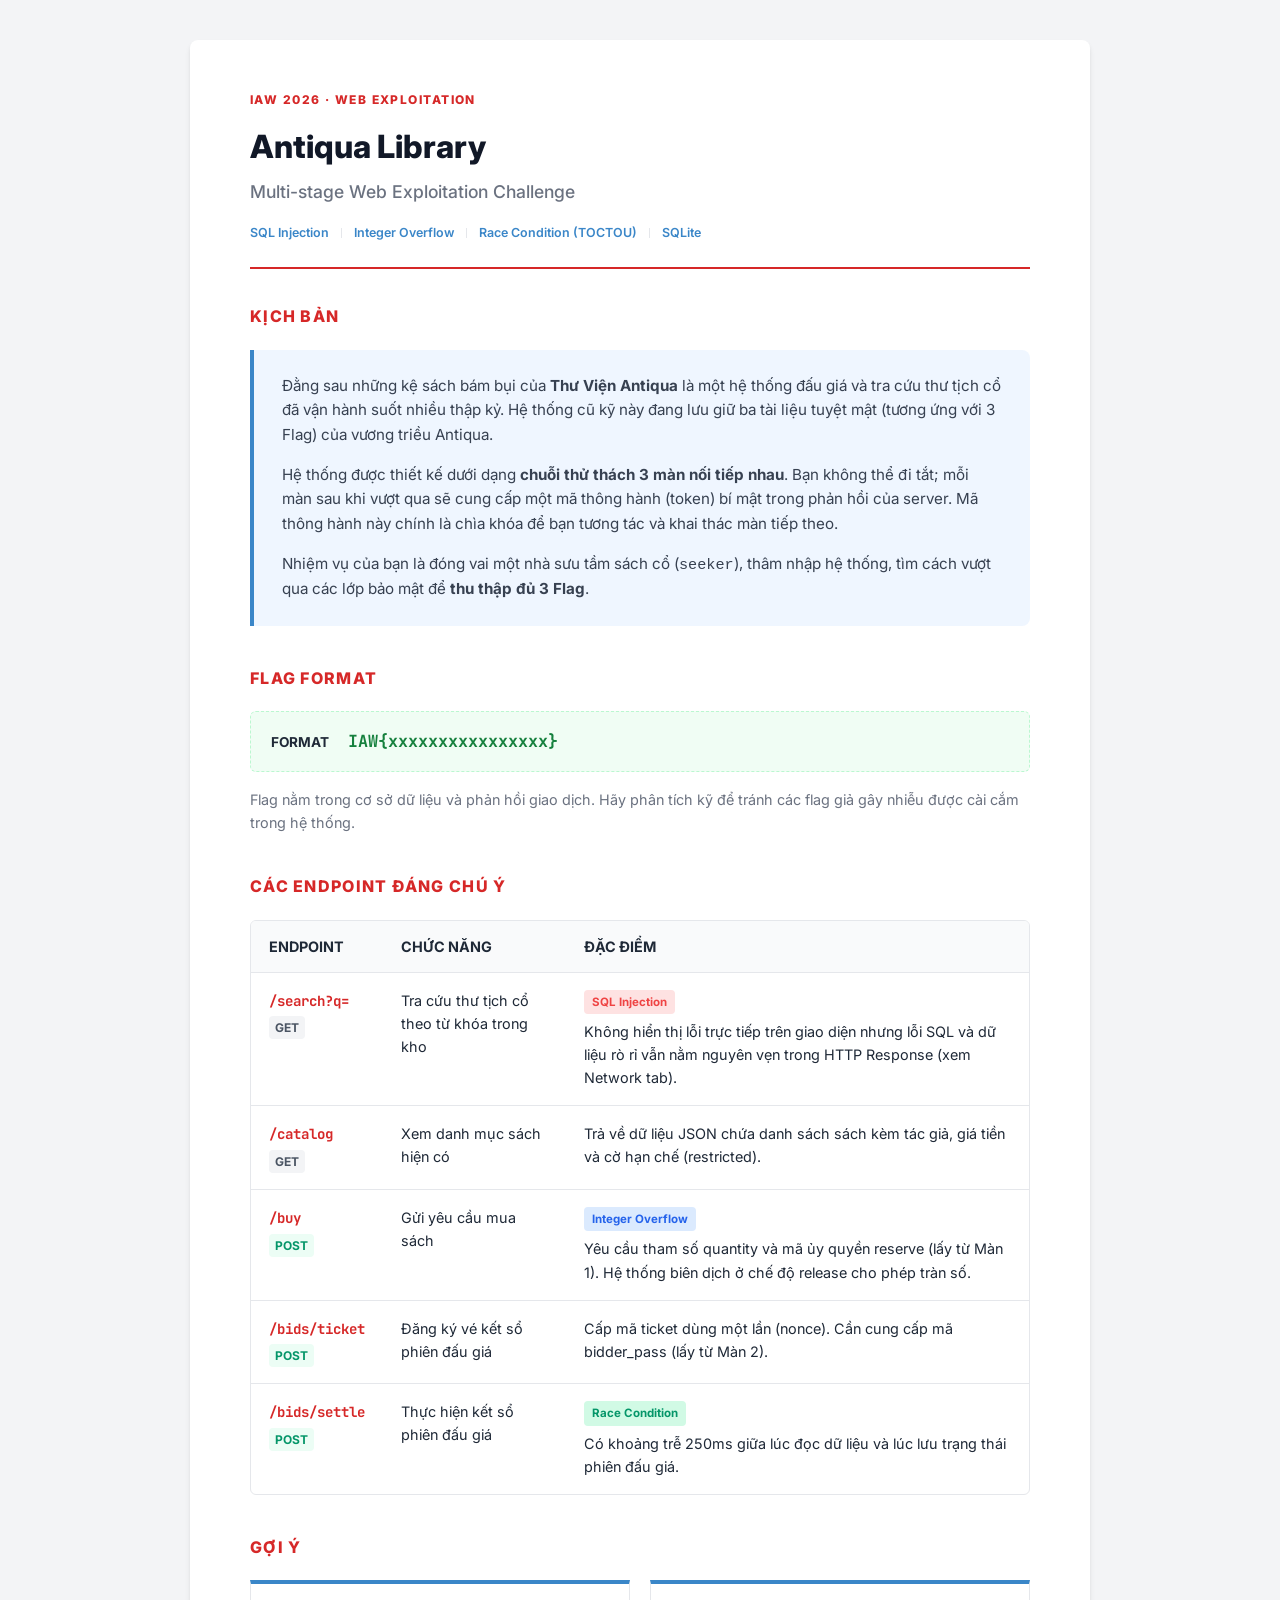
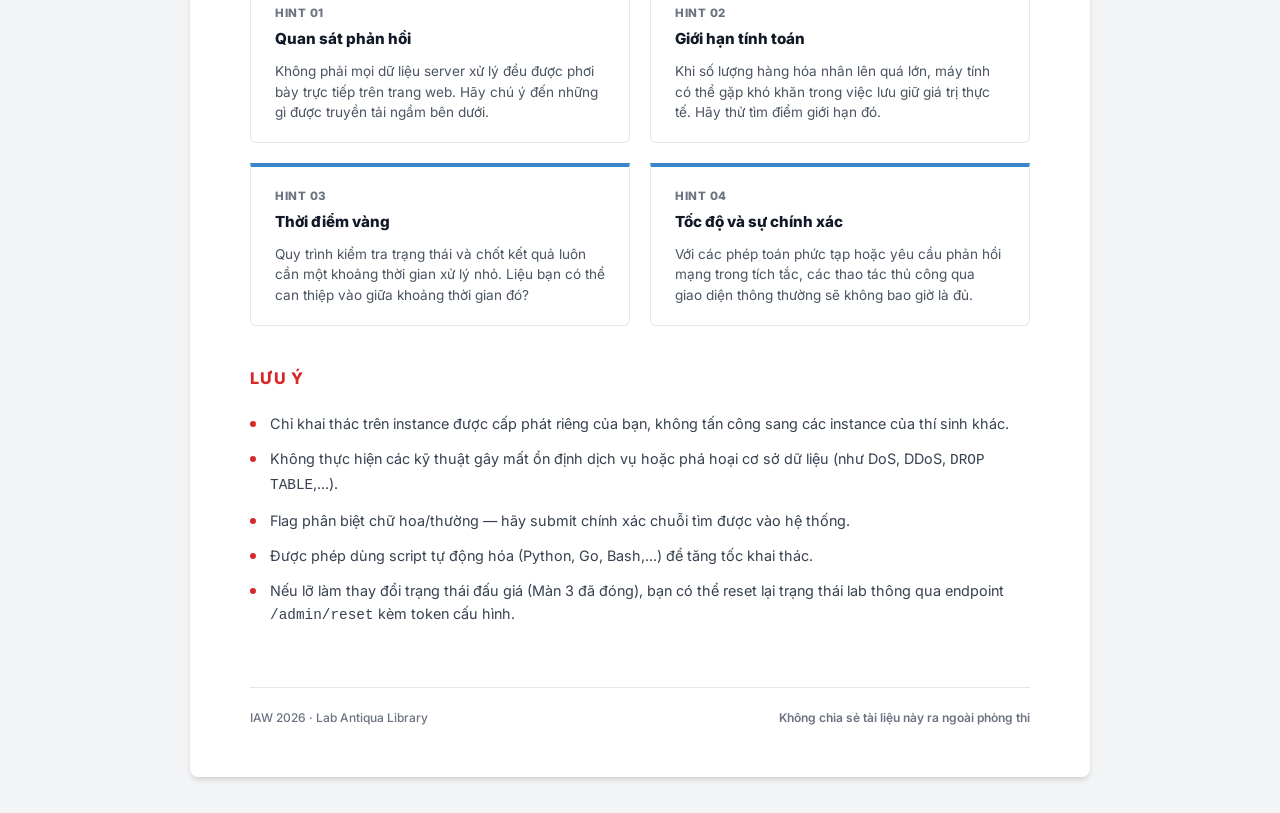
<file: LAB_ANTIQUA_LIBRARY.html>
<!DOCTYPE html>
<html lang="vi">

<head>
  <meta charset="utf-8" />
  <meta name="viewport" content="width=device-width, initial-scale=1.0" />
  <title>Lab 03 — Antiqua Library - Instruction Sheet</title>
  <link rel="preconnect" href="https://fonts.googleapis.com" />
  <link rel="preconnect" href="https://fonts.gstatic.com" crossorigin />
  <link
    href="https://fonts.googleapis.com/css2?family=Inter:wght@400;500;600;700;800&family=JetBrains+Mono:wght@500;700&display=swap"
    rel="stylesheet" />
  <style>
    :root {
      --primary-red: #d62828;
      --secondary-blue: #3a86c8;
      --success-green: #15803d;
      --success-green-bg: #f0fdf4;
      --success-green-border: #bbf7d0;
      --text-dark: #1f2937;
      --text-muted: #6b7280;
      --bg-light: #f9fafb;
      --border-color: #e5e7eb;
      --card-blue-bg: #eff6ff;
    }

    * {
      box-sizing: border-box;
      margin: 0;
      padding: 0;
    }

    body {
      font-family: 'Inter', sans-serif;
      color: var(--text-dark);
      background-color: #f3f4f6;
      line-height: 1.6;
      padding: 40px 20px;
    }

    .container {
      max-width: 900px;
      margin: 0 auto;
      background-color: #ffffff;
      padding: 50px 60px;
      border-radius: 8px;
      box-shadow: 0 4px 6px -1px rgba(0, 0, 0, 0.1), 0 2px 4px -1px rgba(0, 0, 0, 0.06);
      position: relative;
    }

    /* Print styling */
    @media print {
      body {
        background-color: #ffffff;
        padding: 0;
      }

      .container {
        box-shadow: none;
        padding: 20px 0;
        max-width: 100%;
      }
    }

    /* Header section */
    .header {
      display: flex;
      justify-content: space-between;
      align-items: flex-start;
      margin-bottom: 25px;
      position: relative;
    }

    .header-left {
      flex: 1;
    }

    .event-tag {
      font-size: 0.75rem;
      font-weight: 800;
      color: var(--primary-red);
      letter-spacing: 0.12em;
      text-transform: uppercase;
      margin-bottom: 12px;
    }

    .title {
      font-size: 2rem;
      font-weight: 800;
      color: #111827;
      margin-bottom: 6px;
    }

    .subtitle {
      font-size: 1.1rem;
      color: var(--text-muted);
      font-weight: 500;
      margin-bottom: 16px;
    }

    .tags-container {
      display: flex;
      gap: 12px;
      align-items: center;
      margin-top: 8px;
    }

    .tag {
      font-size: 0.78rem;
      font-weight: 600;
      color: var(--secondary-blue);
      text-decoration: none;
    }

    .tag:not(:last-child)::after {
      content: "";
      display: inline-block;
      width: 1px;
      height: 10px;
      background-color: var(--border-color);
      margin-left: 12px;
      vertical-align: middle;
    }

    .header-right {
      text-align: right;
    }

    .score {
      font-size: 2.8rem;
      font-weight: 800;
      color: var(--primary-red);
      line-height: 1;
    }

    .score-label {
      font-size: 0.85rem;
      font-weight: 600;
      color: var(--text-dark);
      margin-top: 4px;
    }

    .divider {
      height: 2px;
      background-color: var(--primary-red);
      margin-bottom: 35px;
    }

    /* General section headers */
    .section-title {
      font-size: 1rem;
      font-weight: 800;
      color: var(--primary-red);
      letter-spacing: 0.08em;
      text-transform: uppercase;
      margin-bottom: 20px;
    }

    .section-block {
      margin-bottom: 40px;
    }

    /* Scenario / Kịch bản styling */
    .scenario-box {
      border-left: 4px solid var(--secondary-blue);
      background-color: var(--card-blue-bg);
      padding: 24px 28px;
      border-radius: 0 8px 8px 0;
    }

    .scenario-box p {
      margin-bottom: 16px;
      font-size: 0.95rem;
      color: #374151;
    }

    .scenario-box p:last-child {
      margin-bottom: 0;
    }

    /* Flag format styling */
    .flag-box {
      background-color: var(--success-green-bg);
      border: 1px dashed var(--success-green-border);
      border-radius: 6px;
      padding: 16px 20px;
      margin-bottom: 16px;
      display: inline-block;
      width: 100%;
    }

    .flag-format-label {
      font-size: 0.85rem;
      font-weight: 700;
      color: var(--text-dark);
      margin-right: 15px;
      display: inline-block;
    }

    .flag-value {
      font-family: 'JetBrains Mono', monospace;
      font-size: 1.05rem;
      font-weight: 700;
      color: var(--success-green);
      display: inline-block;
    }

    .flag-note {
      font-size: 0.9rem;
      color: var(--text-muted);
    }

    /* Table styling */
    .table-container {
      width: 100%;
      overflow-x: auto;
      border: 1px solid var(--border-color);
      border-radius: 6px;
    }

    .endpoints-table {
      width: 100%;
      border-collapse: collapse;
      text-align: left;
      font-size: 0.9rem;
    }

    .endpoints-table th {
      background-color: var(--bg-light);
      font-weight: 700;
      color: var(--text-dark);
      padding: 14px 18px;
      border-bottom: 1px solid var(--border-color);
    }

    .endpoints-table td {
      padding: 16px 18px;
      border-bottom: 1px solid var(--border-color);
      vertical-align: top;
    }

    .endpoints-table tr:last-child td {
      border-bottom: none;
    }

    .endpoint-path {
      font-family: 'JetBrains Mono', monospace;
      color: var(--primary-red);
      font-weight: 700;
      font-size: 0.88rem;
    }

    .endpoint-method {
      display: inline-block;
      padding: 2px 6px;
      font-size: 0.75rem;
      font-weight: 700;
      border-radius: 4px;
      background-color: #f3f4f6;
      color: #4b5563;
      margin-top: 4px;
    }

    .endpoint-method.post {
      background-color: #ecfdf5;
      color: #059669;
    }

    .badge {
      display: inline-block;
      padding: 3px 8px;
      font-size: 0.72rem;
      font-weight: 700;
      border-radius: 4px;
      margin-bottom: 6px;
    }

    .badge.red {
      background-color: #fee2e2;
      color: #ef4444;
    }

    .badge.blue {
      background-color: #dbeafe;
      color: #2563eb;
    }

    .badge.green {
      background-color: #d1fae5;
      color: #059669;
    }

    /* Hints grid */
    .hints-grid {
      display: grid;
      grid-template-columns: 1fr 1fr;
      gap: 20px;
    }

    @media (max-width: 640px) {
      .hints-grid {
        grid-template-columns: 1fr;
      }
    }

    .hint-card {
      border: 1px solid var(--border-color);
      border-top: 4px solid var(--secondary-blue);
      border-radius: 0 0 6px 6px;
      padding: 20px 24px;
      background-color: #ffffff;
    }

    .hint-num {
      font-size: 0.72rem;
      font-weight: 800;
      color: var(--text-muted);
      text-transform: uppercase;
      letter-spacing: 0.05em;
      margin-bottom: 4px;
    }

    .hint-title {
      font-size: 0.95rem;
      font-weight: 800;
      color: #111827;
      margin-bottom: 10px;
    }

    .hint-text {
      font-size: 0.85rem;
      color: #4b5563;
      line-height: 1.5;
    }

    /* Rules / Lưu ý section */
    .rules-list {
      list-style: none;
    }

    .rules-list li {
      position: relative;
      padding-left: 20px;
      margin-bottom: 12px;
      font-size: 0.9rem;
      color: #374151;
    }

    .rules-list li::before {
      content: "";
      position: absolute;
      left: 0;
      top: 9px;
      width: 6px;
      height: 6px;
      background-color: var(--primary-red);
      border-radius: 50%;
    }

    /* Footer */
    .footer {
      margin-top: 60px;
      padding-top: 20px;
      border-top: 1px solid var(--border-color);
      display: flex;
      justify-content: space-between;
      font-size: 0.75rem;
      color: var(--text-muted);
      font-weight: 500;
    }

    .footer-right {
      font-weight: 600;
    }
  </style>
</head>

<body>

  <div class="container">
    <!-- Header -->
    <header class="header">
      <div class="header-left">
        <div class="event-tag">IAW 2026 &middot; Web Exploitation</div>
        <h1 class="title">Antiqua Library</h1>
        <div class="subtitle">Multi-stage Web Exploitation Challenge</div>
        <div class="tags-container">
          <span class="tag">SQL Injection</span>
          <span class="tag">Integer Overflow</span>
          <span class="tag">Race Condition (TOCTOU)</span>
          <span class="tag">SQLite</span>
        </div>
      </div>
      <div class="header-right">
        <div class="score"></div>
        <div class="score-label"></div>
      </div>
    </header>

    <div class="divider"></div>

    <!-- Scenario / Kịch bản -->
    <section class="section-block">
      <h2 class="section-title">Kịch bản</h2>
      <div class="scenario-box">
        <p>Đằng sau những kệ sách bám bụi của <strong>Thư Viện Antiqua</strong> là một hệ thống đấu giá và tra cứu thư
          tịch cổ đã vận hành suốt nhiều thập kỷ. Hệ thống cũ kỹ này đang lưu giữ ba tài liệu tuyệt mật (tương ứng với 3
          Flag) của vương triều Antiqua.</p>
        <p>Hệ thống được thiết kế dưới dạng <strong>chuỗi thử thách 3 màn nối tiếp nhau</strong>. Bạn không thể đi tắt;
          mỗi màn sau khi vượt qua sẽ cung cấp một mã thông hành (token) bí mật trong phản hồi của server. Mã thông hành
          này chính là chìa khóa để bạn tương tác và khai thác màn tiếp theo.</p>
        <p>Nhiệm vụ của bạn là đóng vai một nhà sưu tầm sách cổ (<code>seeker</code>), thâm nhập hệ thống, tìm cách vượt
          qua các lớp bảo mật để <strong>thu thập đủ 3 Flag</strong>.</p>
      </div>
    </section>

    <!-- Flag Format -->
    <section class="section-block">
      <h2 class="section-title">Flag Format</h2>
      <div class="flag-box">
        <span class="flag-format-label">FORMAT</span>
        <span class="flag-value">IAW{xxxxxxxxxxxxxxxx}</span>
      </div>
      <p class="flag-note">Flag nằm trong cơ sở dữ liệu và phản hồi giao dịch. Hãy phân tích kỹ để tránh các flag giả
        gây nhiễu được cài cắm trong hệ thống.</p>
    </section>

    <!-- Endpoints -->
    <section class="section-block">
      <h2 class="section-title">Các Endpoint đáng chú ý</h2>
      <div class="table-container">
        <table class="endpoints-table">
          <thead>
            <tr>
              <th>ENDPOINT</th>
              <th>CHỨC NĂNG</th>
              <th>ĐẶC ĐIỂM</th>
            </tr>
          </thead>
          <tbody>
            <tr>
              <td>
                <span class="endpoint-path">/search?q=</span><br>
                <span class="endpoint-method">GET</span>
              </td>
              <td>Tra cứu thư tịch cổ theo từ khóa trong kho</td>
              <td>
                <span class="badge red">SQL Injection</span><br>
                Không hiển thị lỗi trực tiếp trên giao diện nhưng lỗi SQL và dữ liệu rò rỉ vẫn nằm nguyên vẹn trong HTTP
                Response (xem Network tab).
              </td>
            </tr>
            <tr>
              <td>
                <span class="endpoint-path">/catalog</span><br>
                <span class="endpoint-method">GET</span>
              </td>
              <td>Xem danh mục sách hiện có</td>
              <td>
                Trả về dữ liệu JSON chứa danh sách sách kèm tác giả, giá tiền và cờ hạn chế (restricted).
              </td>
            </tr>
            <tr>
              <td>
                <span class="endpoint-path">/buy</span><br>
                <span class="endpoint-method post">POST</span>
              </td>
              <td>Gửi yêu cầu mua sách</td>
              <td>
                <span class="badge blue">Integer Overflow</span><br>
                Yêu cầu tham số quantity và mã ủy quyền reserve (lấy từ Màn 1). Hệ thống biên dịch ở chế độ release cho
                phép tràn số.
              </td>
            </tr>
            <tr>
              <td>
                <span class="endpoint-path">/bids/ticket</span><br>
                <span class="endpoint-method post">POST</span>
              </td>
              <td>Đăng ký vé kết sổ phiên đấu giá</td>
              <td>
                Cấp mã ticket dùng một lần (nonce). Cần cung cấp mã bidder_pass (lấy từ Màn 2).
              </td>
            </tr>
            <tr>
              <td>
                <span class="endpoint-path">/bids/settle</span><br>
                <span class="endpoint-method post">POST</span>
              </td>
              <td>Thực hiện kết sổ phiên đấu giá</td>
              <td>
                <span class="badge green">Race Condition</span><br>
                Có khoảng trễ 250ms giữa lúc đọc dữ liệu và lúc lưu trạng thái phiên đấu giá.
              </td>
            </tr>
          </tbody>
        </table>
      </div>
    </section>

    <!-- Hints -->
    <section class="section-block">
      <h2 class="section-title">Gợi ý</h2>
      <div class="hints-grid">
        <!-- Card 1 -->
        <div class="hint-card">
          <div class="hint-num">Hint 01</div>
          <h3 class="hint-title">Quan sát phản hồi</h3>
          <p class="hint-text">Không phải mọi dữ liệu server xử lý đều được phơi bày trực tiếp trên trang web. Hãy chú ý
            đến những gì được truyền tải ngầm bên dưới.</p>
        </div>
        <!-- Card 2 -->
        <div class="hint-card">
          <div class="hint-num">Hint 02</div>
          <h3 class="hint-title">Giới hạn tính toán</h3>
          <p class="hint-text">Khi số lượng hàng hóa nhân lên quá lớn, máy tính có thể gặp khó khăn trong việc lưu giữ
            giá trị thực tế. Hãy thử tìm điểm giới hạn đó.</p>
        </div>
        <!-- Card 3 -->
        <div class="hint-card">
          <div class="hint-num">Hint 03</div>
          <h3 class="hint-title">Thời điểm vàng</h3>
          <p class="hint-text">Quy trình kiểm tra trạng thái và chốt kết quả luôn cần một khoảng thời gian xử lý nhỏ.
            Liệu bạn có thể can thiệp vào giữa khoảng thời gian đó?</p>
        </div>
        <!-- Card 4 -->
        <div class="hint-card">
          <div class="hint-num">Hint 04</div>
          <h3 class="hint-title">Tốc độ và sự chính xác</h3>
          <p class="hint-text">Với các phép toán phức tạp hoặc yêu cầu phản hồi mạng trong tích tắc, các thao tác thủ
            công qua giao diện thông thường sẽ không bao giờ là đủ.</p>
        </div>
      </div>
    </section>

    <!-- Notes -->
    <section class="section-block">
      <h2 class="section-title">Lưu ý</h2>
      <ul class="rules-list">
        <li>Chỉ khai thác trên instance được cấp phát riêng của bạn, không tấn công sang các instance của thí sinh khác.
        </li>
        <li>Không thực hiện các kỹ thuật gây mất ổn định dịch vụ hoặc phá hoại cơ sở dữ liệu (như DoS, DDoS,
          <code>DROP TABLE</code>,...).
        </li>
        <li>Flag phân biệt chữ hoa/thường &mdash; hãy submit chính xác chuỗi tìm được vào hệ thống.</li>
        <li>Được phép dùng script tự động hóa (Python, Go, Bash,...) để tăng tốc khai thác.</li>
        <li>Nếu lỡ làm thay đổi trạng thái đấu giá (Màn 3 đã đóng), bạn có thể reset lại trạng thái lab thông qua
          endpoint <code>/admin/reset</code> kèm token cấu hình.</li>
      </ul>
    </section>

    <!-- Footer -->
    <footer class="footer">
      <div class="footer-left">IAW 2026 &middot; Lab Antiqua Library</div>
      <div class="footer-right">Không chia sẻ tài liệu này ra ngoài phòng thi</div>
    </footer>
  </div>

</body>

</html>
</file>
